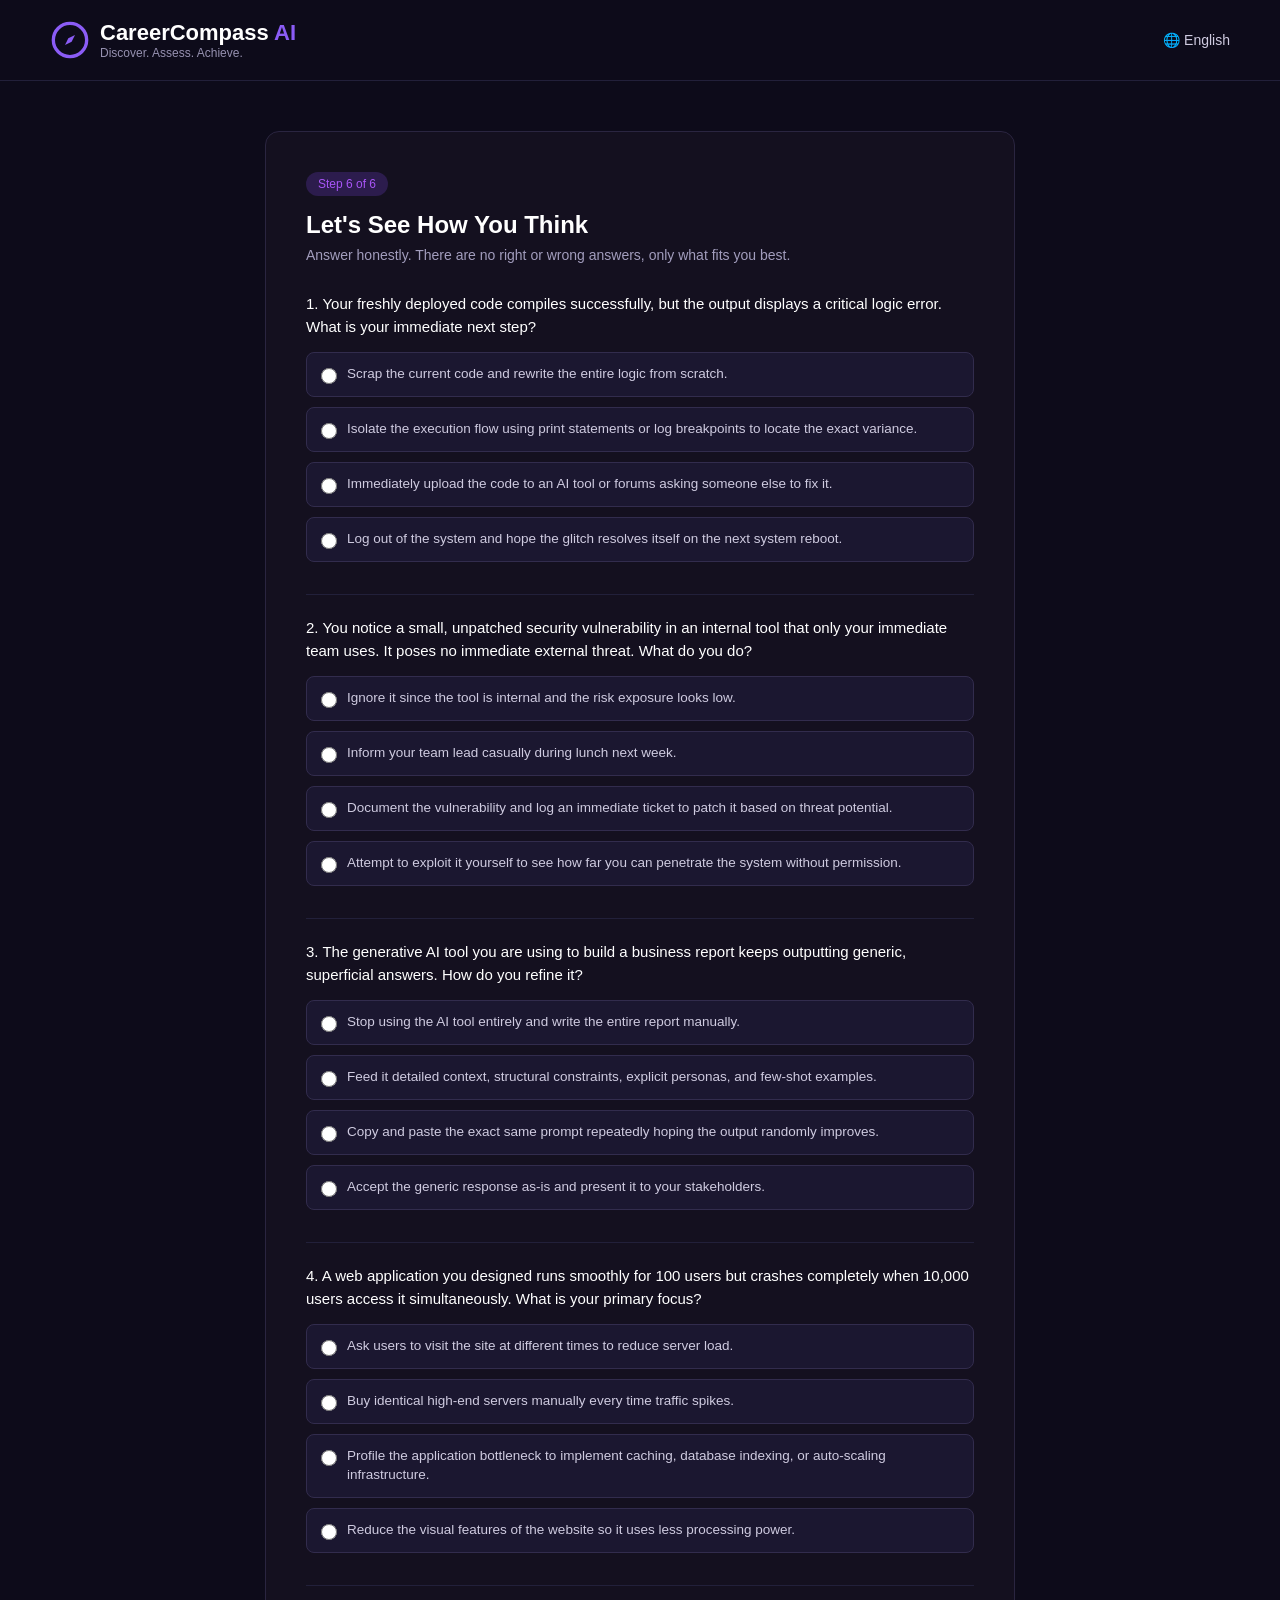
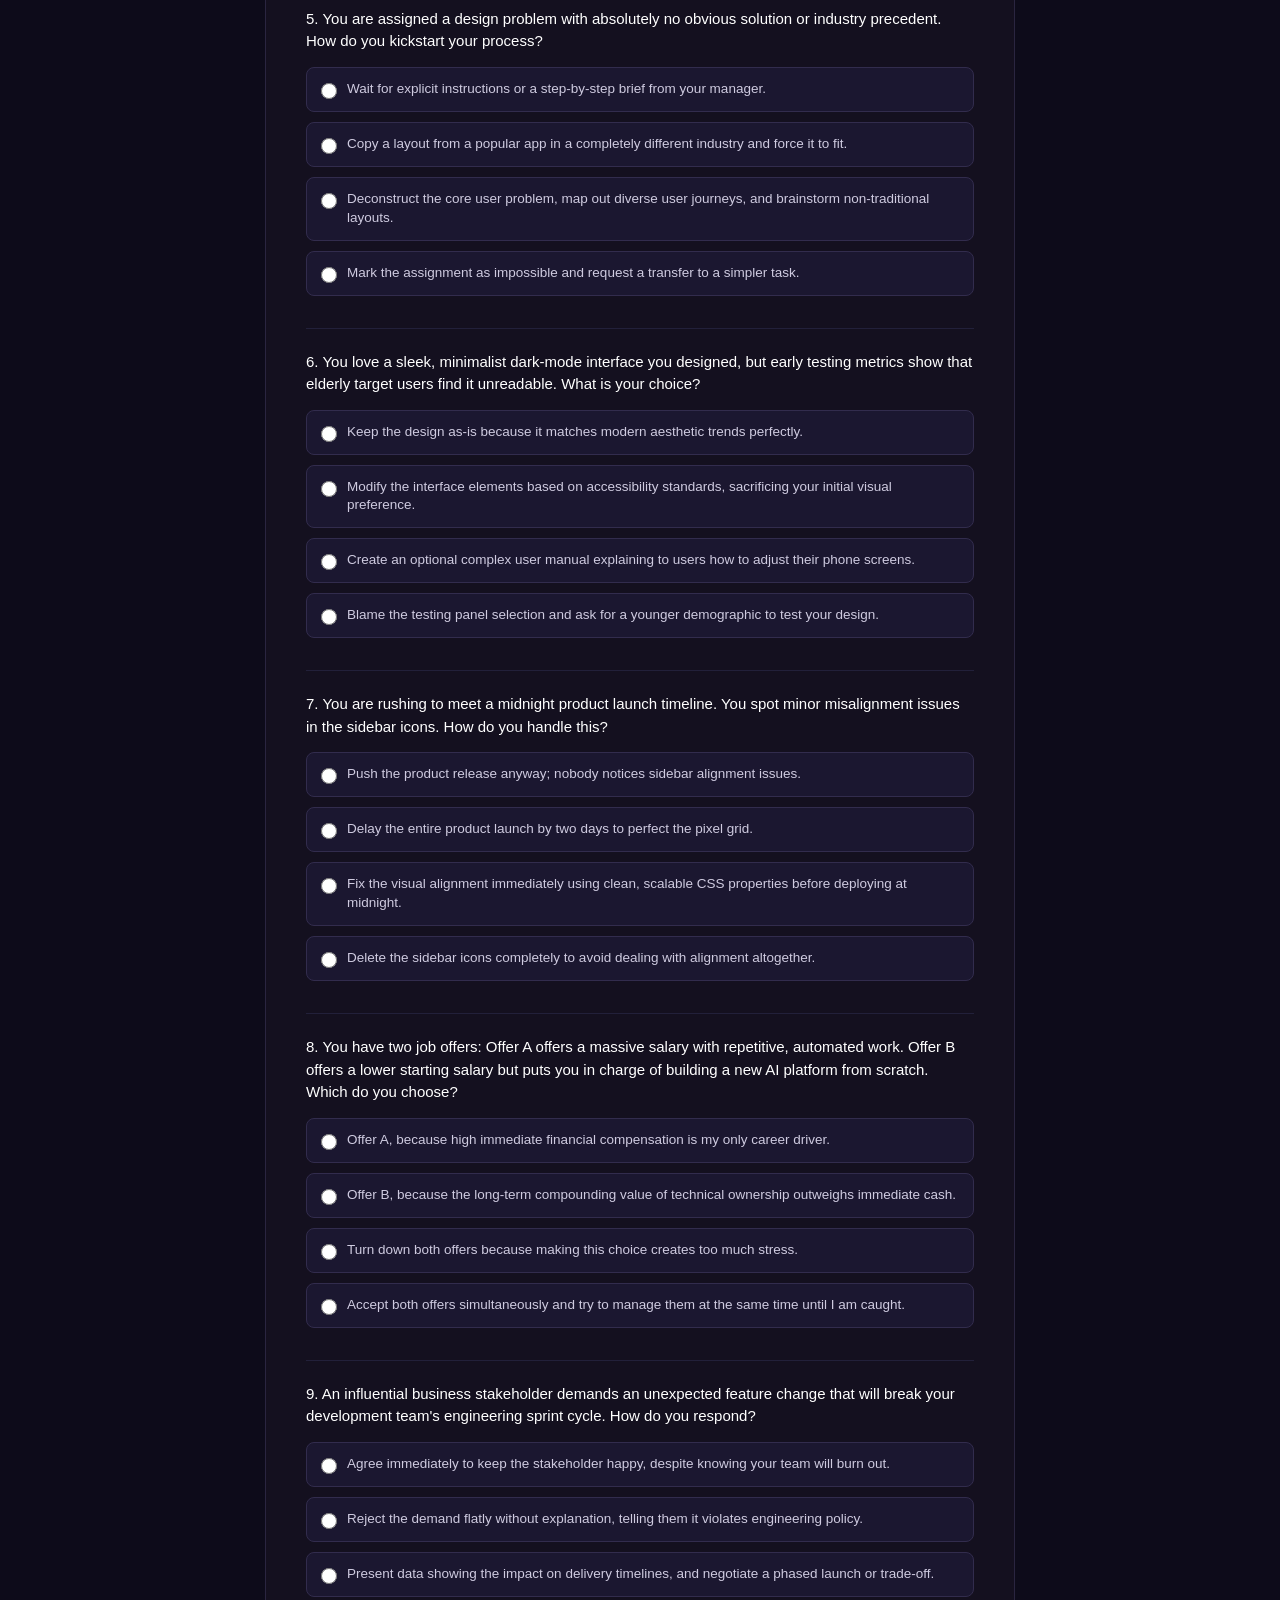
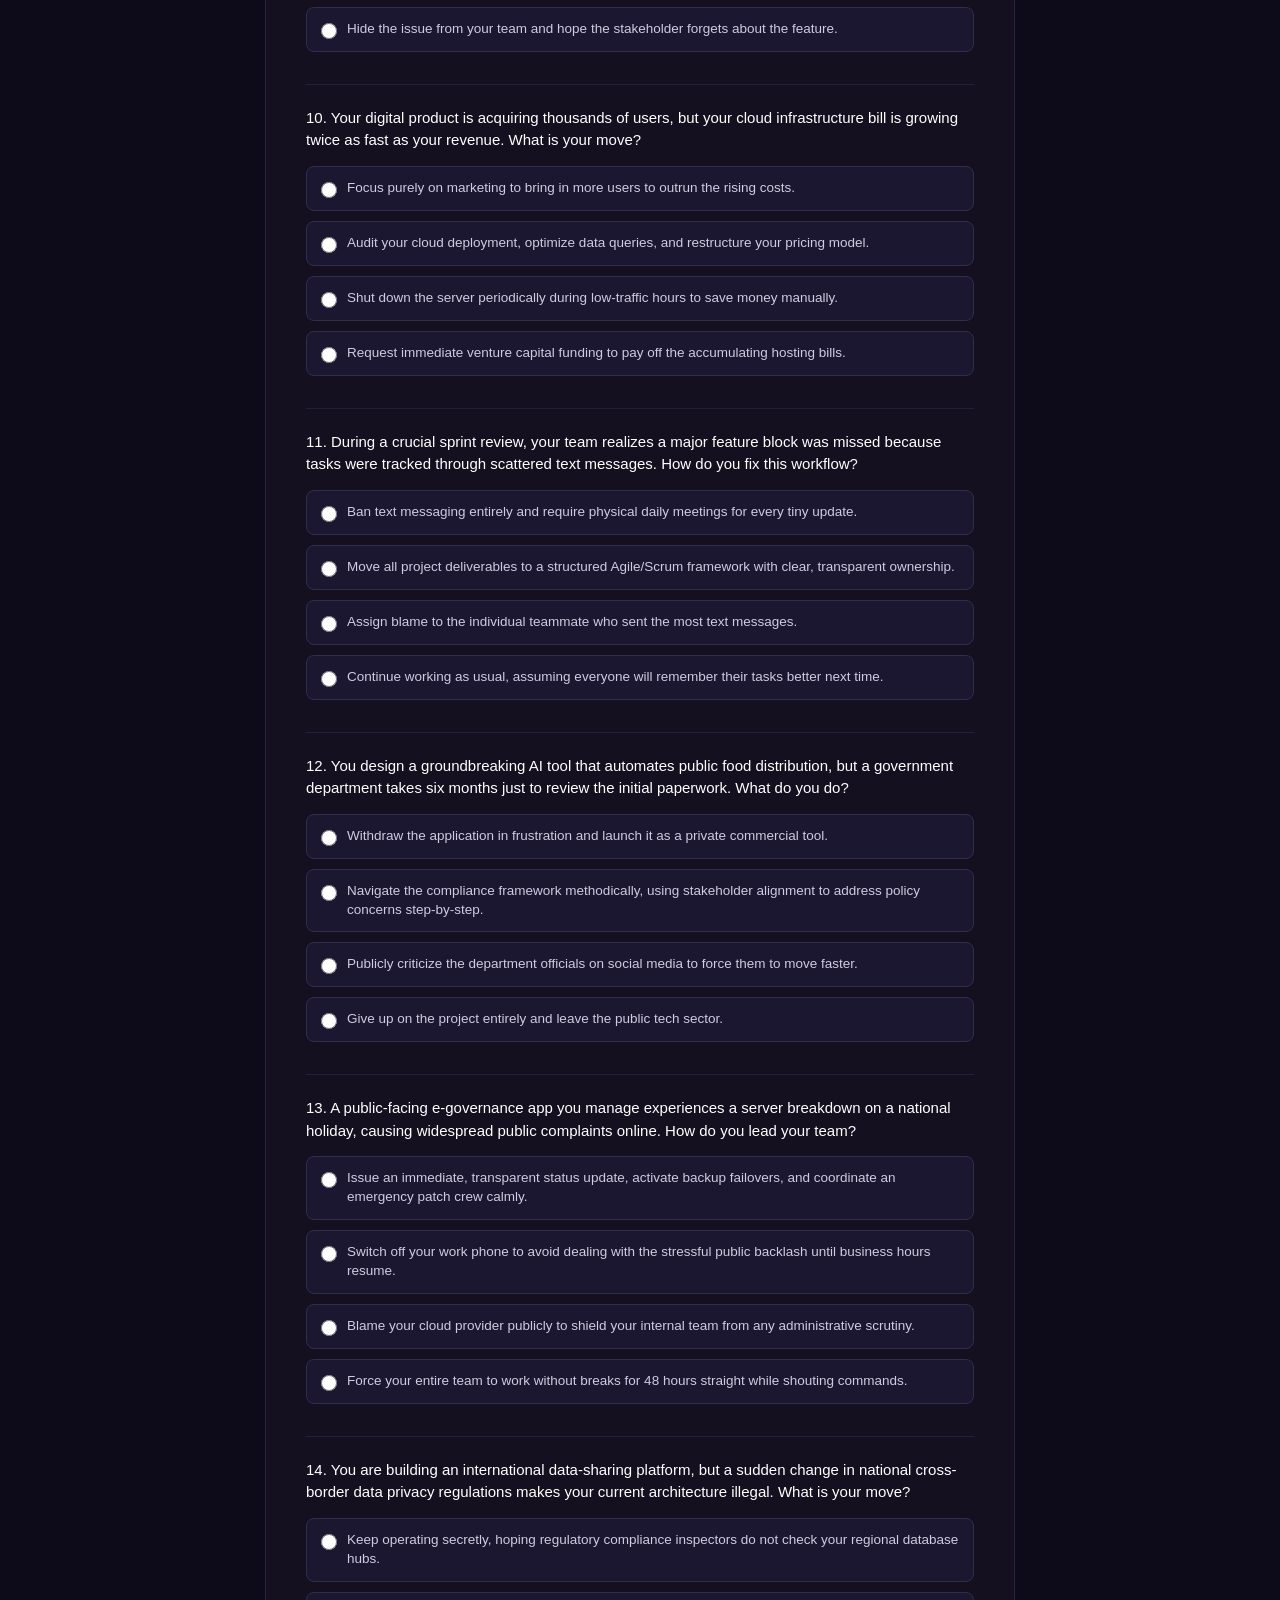
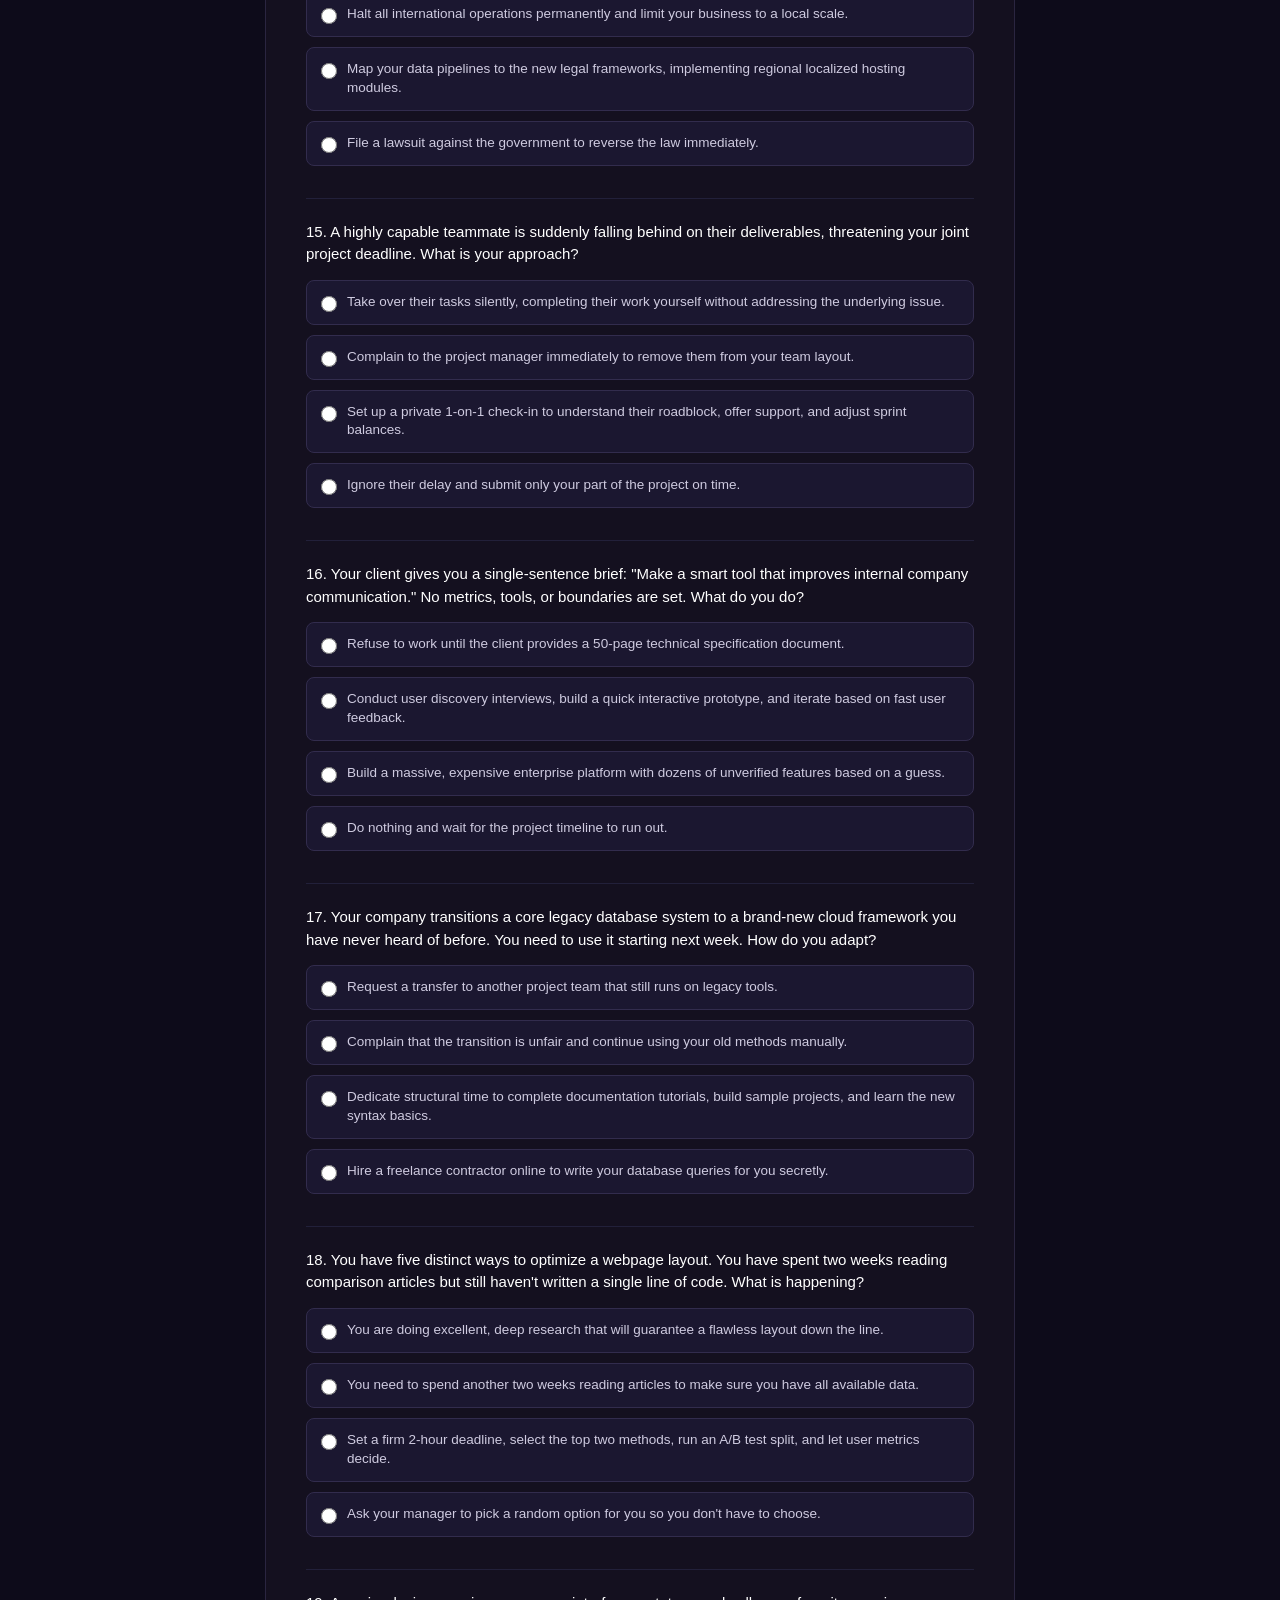
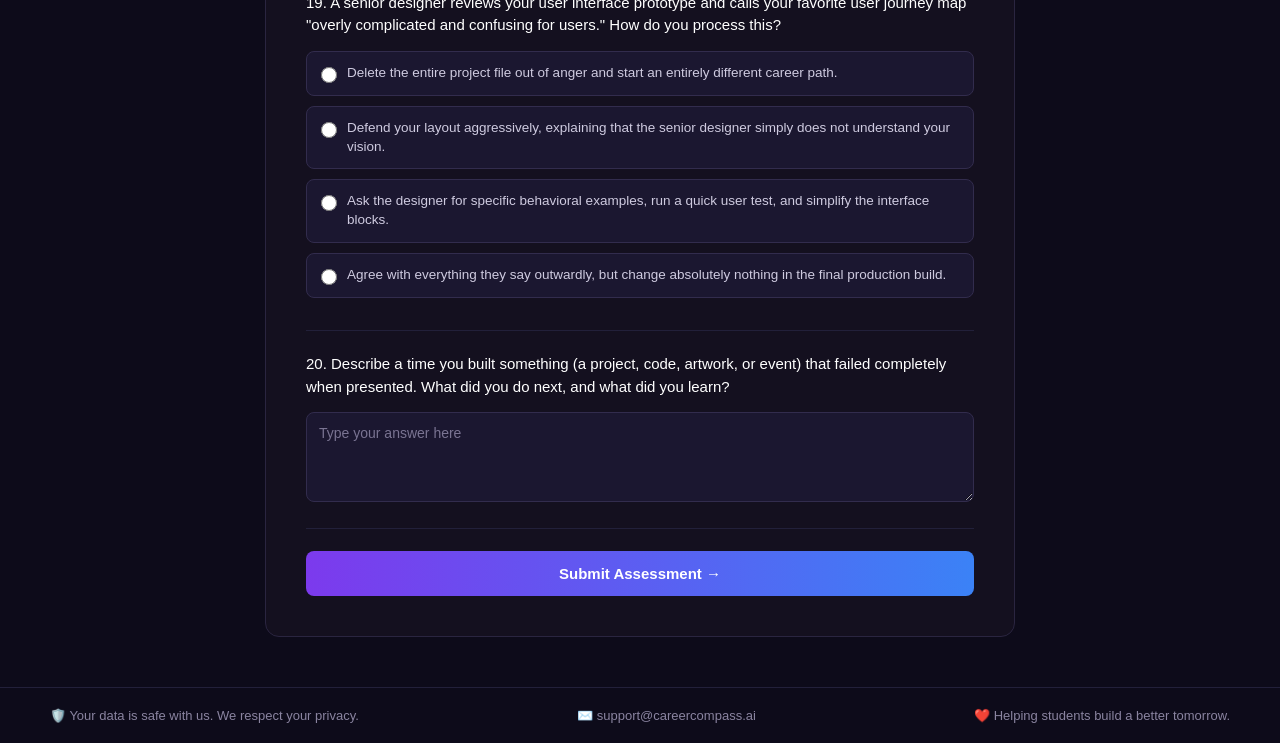
<file: templates/aptitude.html>
<!DOCTYPE html>
<html lang="en">
<head>
<meta charset="UTF-8">
<meta name="viewport" content="width=device-width, initial-scale=1.0">
<title>CareerCompass AI - Scenario Assessment</title>
<style>
    * {
  margin: 0;
  padding: 0;
  box-sizing: border-box;
}

html {
  min-height: 100%;
  background-color: #0d0b1a;
}

body {
  font-family: Arial, Helvetica, sans-serif;
  background-color: #0d0b1a;
  color: #ffffff;
  min-height: 100vh;
}

a {
  text-decoration: none;
  color: inherit;
}

/* NAVBAR */
.navbar {
  display: flex;
  justify-content: space-between;
  align-items: center;
  padding: 20px 50px;
  border-bottom: 1px solid #22203a;
}

.logo-area {
  display: flex;
  align-items: center;
  gap: 10px;
}

.logo-icon {
  width: 40px;
  height: 40px;
}

.logo-text h1 {
  font-size: 22px;
  color: #ffffff;
}

.logo-text h1 span {
  color: #8b5cf6;
}

.logo-text p {
  font-size: 12px;
  color: #9691b0;
}

.lang-select {
  display: flex;
  align-items: center;
  gap: 6px;
  font-size: 14px;
  color: #cfcbe0;
  cursor: pointer;
}

/* PAGE WRAPPER */
.page-wrapper {
  display: flex;
  justify-content: center;
  padding: 50px 20px;
}

/* FORM CARD */
.form-card {
  background-color: #14101f;
  border: 1px solid #2a2540;
  border-radius: 14px;
  padding: 40px;
  width: 100%;
  max-width: 750px;
}

.step-tag {
  display: inline-block;
  background-color: #2c1c4d;
  color: #a855f7;
  font-size: 12px;
  padding: 5px 12px;
  border-radius: 20px;
  margin-bottom: 15px;
}

.form-card h2 {
  font-size: 24px;
  margin-bottom: 8px;
}

.subtitle {
  color: #a29dbd;
  font-size: 14px;
  margin-bottom: 30px;
}

/* QUESTION BLOCK */
.question-block {
  border-bottom: 1px solid #22203a;
  padding-bottom: 22px;
  margin-bottom: 22px;
}

.question-text {
  font-size: 15px;
  color: #ffffff;
  margin-bottom: 14px;
  line-height: 1.5;
}

/* OPTIONS */
.option {
  display: flex;
  align-items: flex-start;
  gap: 10px;
  background-color: #1b1730;
  border: 1px solid #322c4d;
  border-radius: 8px;
  padding: 12px 14px;
  font-size: 13.5px;
  color: #cfcbe0;
  cursor: pointer;
  margin-bottom: 10px;
  line-height: 1.4;
}

.option:hover {
  border-color: #8b5cf6;
}

.option input {
  margin-top: 3px;
  width: 16px;
  height: 16px;
  min-width: 16px;
  accent-color: #8b5cf6;
  cursor: pointer;
}

/* SHORT ANSWER TEXTAREA */
.text-answer {
  width: 100%;
  padding: 12px;
  border-radius: 8px;
  border: 1px solid #322c4d;
  background-color: #1b1730;
  color: #ffffff;
  font-size: 14px;
  font-family: Arial, Helvetica, sans-serif;
  resize: vertical;
}

.text-answer::placeholder {
  color: #7a7492;
}

.text-answer:focus {
  outline: none;
  border-color: #8b5cf6;
}

/* BUTTON */
.next-btn {
  width: 100%;
  padding: 14px;
  border: none;
  border-radius: 8px;
  background-color: #7c3aed;
  background-image: linear-gradient(to right, #7c3aed, #3b82f6);
  color: #ffffff;
  font-size: 15px;
  font-weight: bold;
  cursor: pointer;
}

.next-btn:hover {
  opacity: 0.9;
}

/* FOOTER */
.footer {
  border-top: 1px solid #22203a;
  padding: 20px 50px;
  display: flex;
  flex-wrap: wrap;
  gap: 15px;
  justify-content: space-between;
  color: #8a84a0;
  font-size: 13px;
}

.footer div {
  display: flex;
  align-items: center;
  gap: 6px;
}

@media (max-width: 700px) {
  .navbar, .footer {
    padding-left: 20px;
    padding-right: 20px;
  }

  .form-card {
    padding: 25px;
  }
}
</style>
</head>
<body>

  <!-- NAVBAR -->
  <div class="navbar">
    <div class="logo-area">
      <svg class="logo-icon" width="40" height="40" viewBox="0 0 24 24" fill="none" xmlns="http://www.w3.org/2000/svg">
        <circle cx="12" cy="12" r="10" stroke="#8b5cf6" stroke-width="2"/>
        <path d="M15 9L13 13L9 15L11 11L15 9Z" fill="#8b5cf6"/>
      </svg>
      <div class="logo-text">
        <h1>CareerCompass <span>AI</span></h1>
        <p>Discover. Assess. Achieve.</p>
      </div>
    </div>
    <div class="lang-select">
      🌐 English 
    </div>
  </div>

  <!-- MAIN -->
  <div class="page-wrapper">

    <div class="form-card">

      <div class="step-tag">Step 6 of 6</div>
      <h2>Let's See How You Think</h2>
      <p class="subtitle">Answer honestly. There are no right or wrong answers, only what fits you best.</p>

      <form action="/aptitude" method="POST">

        <!-- Q1 -->
        <div class="question-block">
          <p class="question-text">1. Your freshly deployed code compiles successfully, but the output displays a critical logic error. What is your immediate next step?</p>
          <label class="option"><input type="radio" name="q1" value="A"> Scrap the current code and rewrite the entire logic from scratch.</label>
          <label class="option"><input type="radio" name="q1" value="B"> Isolate the execution flow using print statements or log breakpoints to locate the exact variance.</label>
          <label class="option"><input type="radio" name="q1" value="C"> Immediately upload the code to an AI tool or forums asking someone else to fix it.</label>
          <label class="option"><input type="radio" name="q1" value="D"> Log out of the system and hope the glitch resolves itself on the next system reboot.</label>
        </div>

        <!-- Q2 -->
        <div class="question-block">
          <p class="question-text">2. You notice a small, unpatched security vulnerability in an internal tool that only your immediate team uses. It poses no immediate external threat. What do you do?</p>
          <label class="option"><input type="radio" name="q2" value="A"> Ignore it since the tool is internal and the risk exposure looks low.</label>
          <label class="option"><input type="radio" name="q2" value="B"> Inform your team lead casually during lunch next week.</label>
          <label class="option"><input type="radio" name="q2" value="C"> Document the vulnerability and log an immediate ticket to patch it based on threat potential.</label>
          <label class="option"><input type="radio" name="q2" value="D"> Attempt to exploit it yourself to see how far you can penetrate the system without permission.</label>
        </div>

        <!-- Q3 -->
        <div class="question-block">
          <p class="question-text">3. The generative AI tool you are using to build a business report keeps outputting generic, superficial answers. How do you refine it?</p>
          <label class="option"><input type="radio" name="q3" value="A"> Stop using the AI tool entirely and write the entire report manually.</label>
          <label class="option"><input type="radio" name="q3" value="B"> Feed it detailed context, structural constraints, explicit personas, and few-shot examples.</label>
          <label class="option"><input type="radio" name="q3" value="C"> Copy and paste the exact same prompt repeatedly hoping the output randomly improves.</label>
          <label class="option"><input type="radio" name="q3" value="D"> Accept the generic response as-is and present it to your stakeholders.</label>
        </div>

        <!-- Q4 -->
        <div class="question-block">
          <p class="question-text">4. A web application you designed runs smoothly for 100 users but crashes completely when 10,000 users access it simultaneously. What is your primary focus?</p>
          <label class="option"><input type="radio" name="q4" value="A"> Ask users to visit the site at different times to reduce server load.</label>
          <label class="option"><input type="radio" name="q4" value="B"> Buy identical high-end servers manually every time traffic spikes.</label>
          <label class="option"><input type="radio" name="q4" value="C"> Profile the application bottleneck to implement caching, database indexing, or auto-scaling infrastructure.</label>
          <label class="option"><input type="radio" name="q4" value="D"> Reduce the visual features of the website so it uses less processing power.</label>
        </div>

        <!-- Q5 -->
        <div class="question-block">
          <p class="question-text">5. You are assigned a design problem with absolutely no obvious solution or industry precedent. How do you kickstart your process?</p>
          <label class="option"><input type="radio" name="q5" value="A"> Wait for explicit instructions or a step-by-step brief from your manager.</label>
          <label class="option"><input type="radio" name="q5" value="B"> Copy a layout from a popular app in a completely different industry and force it to fit.</label>
          <label class="option"><input type="radio" name="q5" value="C"> Deconstruct the core user problem, map out diverse user journeys, and brainstorm non-traditional layouts.</label>
          <label class="option"><input type="radio" name="q5" value="D"> Mark the assignment as impossible and request a transfer to a simpler task.</label>
        </div>

        <!-- Q6 -->
        <div class="question-block">
          <p class="question-text">6. You love a sleek, minimalist dark-mode interface you designed, but early testing metrics show that elderly target users find it unreadable. What is your choice?</p>
          <label class="option"><input type="radio" name="q6" value="A"> Keep the design as-is because it matches modern aesthetic trends perfectly.</label>
          <label class="option"><input type="radio" name="q6" value="B"> Modify the interface elements based on accessibility standards, sacrificing your initial visual preference.</label>
          <label class="option"><input type="radio" name="q6" value="C"> Create an optional complex user manual explaining to users how to adjust their phone screens.</label>
          <label class="option"><input type="radio" name="q6" value="D"> Blame the testing panel selection and ask for a younger demographic to test your design.</label>
        </div>

        <!-- Q7 -->
        <div class="question-block">
          <p class="question-text">7. You are rushing to meet a midnight product launch timeline. You spot minor misalignment issues in the sidebar icons. How do you handle this?</p>
          <label class="option"><input type="radio" name="q7" value="A"> Push the product release anyway; nobody notices sidebar alignment issues.</label>
          <label class="option"><input type="radio" name="q7" value="B"> Delay the entire product launch by two days to perfect the pixel grid.</label>
          <label class="option"><input type="radio" name="q7" value="C"> Fix the visual alignment immediately using clean, scalable CSS properties before deploying at midnight.</label>
          <label class="option"><input type="radio" name="q7" value="D"> Delete the sidebar icons completely to avoid dealing with alignment altogether.</label>
        </div>

        <!-- Q8 -->
        <div class="question-block">
          <p class="question-text">8. You have two job offers: Offer A offers a massive salary with repetitive, automated work. Offer B offers a lower starting salary but puts you in charge of building a new AI platform from scratch. Which do you choose?</p>
          <label class="option"><input type="radio" name="q8" value="A"> Offer A, because high immediate financial compensation is my only career driver.</label>
          <label class="option"><input type="radio" name="q8" value="B"> Offer B, because the long-term compounding value of technical ownership outweighs immediate cash.</label>
          <label class="option"><input type="radio" name="q8" value="C"> Turn down both offers because making this choice creates too much stress.</label>
          <label class="option"><input type="radio" name="q8" value="D"> Accept both offers simultaneously and try to manage them at the same time until I am caught.</label>
        </div>

        <!-- Q9 -->
        <div class="question-block">
          <p class="question-text">9. An influential business stakeholder demands an unexpected feature change that will break your development team's engineering sprint cycle. How do you respond?</p>
          <label class="option"><input type="radio" name="q9" value="A"> Agree immediately to keep the stakeholder happy, despite knowing your team will burn out.</label>
          <label class="option"><input type="radio" name="q9" value="B"> Reject the demand flatly without explanation, telling them it violates engineering policy.</label>
          <label class="option"><input type="radio" name="q9" value="C"> Present data showing the impact on delivery timelines, and negotiate a phased launch or trade-off.</label>
          <label class="option"><input type="radio" name="q9" value="D"> Hide the issue from your team and hope the stakeholder forgets about the feature.</label>
        </div>

        <!-- Q10 -->
        <div class="question-block">
          <p class="question-text">10. Your digital product is acquiring thousands of users, but your cloud infrastructure bill is growing twice as fast as your revenue. What is your move?</p>
          <label class="option"><input type="radio" name="q10" value="A"> Focus purely on marketing to bring in more users to outrun the rising costs.</label>
          <label class="option"><input type="radio" name="q10" value="B"> Audit your cloud deployment, optimize data queries, and restructure your pricing model.</label>
          <label class="option"><input type="radio" name="q10" value="C"> Shut down the server periodically during low-traffic hours to save money manually.</label>
          <label class="option"><input type="radio" name="q10" value="D"> Request immediate venture capital funding to pay off the accumulating hosting bills.</label>
        </div>

        <!-- Q11 -->
        <div class="question-block">
          <p class="question-text">11. During a crucial sprint review, your team realizes a major feature block was missed because tasks were tracked through scattered text messages. How do you fix this workflow?</p>
          <label class="option"><input type="radio" name="q11" value="A"> Ban text messaging entirely and require physical daily meetings for every tiny update.</label>
          <label class="option"><input type="radio" name="q11" value="B"> Move all project deliverables to a structured Agile/Scrum framework with clear, transparent ownership.</label>
          <label class="option"><input type="radio" name="q11" value="C"> Assign blame to the individual teammate who sent the most text messages.</label>
          <label class="option"><input type="radio" name="q11" value="D"> Continue working as usual, assuming everyone will remember their tasks better next time.</label>
        </div>

        <!-- Q12 -->
        <div class="question-block">
          <p class="question-text">12. You design a groundbreaking AI tool that automates public food distribution, but a government department takes six months just to review the initial paperwork. What do you do?</p>
          <label class="option"><input type="radio" name="q12" value="A"> Withdraw the application in frustration and launch it as a private commercial tool.</label>
          <label class="option"><input type="radio" name="q12" value="B"> Navigate the compliance framework methodically, using stakeholder alignment to address policy concerns step-by-step.</label>
          <label class="option"><input type="radio" name="q12" value="C"> Publicly criticize the department officials on social media to force them to move faster.</label>
          <label class="option"><input type="radio" name="q12" value="D"> Give up on the project entirely and leave the public tech sector.</label>
        </div>

        <!-- Q13 -->
        <div class="question-block">
          <p class="question-text">13. A public-facing e-governance app you manage experiences a server breakdown on a national holiday, causing widespread public complaints online. How do you lead your team?</p>
          <label class="option"><input type="radio" name="q13" value="A"> Issue an immediate, transparent status update, activate backup failovers, and coordinate an emergency patch crew calmly.</label>
          <label class="option"><input type="radio" name="q13" value="B"> Switch off your work phone to avoid dealing with the stressful public backlash until business hours resume.</label>
          <label class="option"><input type="radio" name="q13" value="C"> Blame your cloud provider publicly to shield your internal team from any administrative scrutiny.</label>
          <label class="option"><input type="radio" name="q13" value="D"> Force your entire team to work without breaks for 48 hours straight while shouting commands.</label>
        </div>

        <!-- Q14 -->
        <div class="question-block">
          <p class="question-text">14. You are building an international data-sharing platform, but a sudden change in national cross-border data privacy regulations makes your current architecture illegal. What is your move?</p>
          <label class="option"><input type="radio" name="q14" value="A"> Keep operating secretly, hoping regulatory compliance inspectors do not check your regional database hubs.</label>
          <label class="option"><input type="radio" name="q14" value="B"> Halt all international operations permanently and limit your business to a local scale.</label>
          <label class="option"><input type="radio" name="q14" value="C"> Map your data pipelines to the new legal frameworks, implementing regional localized hosting modules.</label>
          <label class="option"><input type="radio" name="q14" value="D"> File a lawsuit against the government to reverse the law immediately.</label>
        </div>

        <!-- Q15 -->
        <div class="question-block">
          <p class="question-text">15. A highly capable teammate is suddenly falling behind on their deliverables, threatening your joint project deadline. What is your approach?</p>
          <label class="option"><input type="radio" name="q15" value="A"> Take over their tasks silently, completing their work yourself without addressing the underlying issue.</label>
          <label class="option"><input type="radio" name="q15" value="B"> Complain to the project manager immediately to remove them from your team layout.</label>
          <label class="option"><input type="radio" name="q15" value="C"> Set up a private 1-on-1 check-in to understand their roadblock, offer support, and adjust sprint balances.</label>
          <label class="option"><input type="radio" name="q15" value="D"> Ignore their delay and submit only your part of the project on time.</label>
        </div>

        <!-- Q16 -->
        <div class="question-block">
          <p class="question-text">16. Your client gives you a single-sentence brief: "Make a smart tool that improves internal company communication." No metrics, tools, or boundaries are set. What do you do?</p>
          <label class="option"><input type="radio" name="q16" value="A"> Refuse to work until the client provides a 50-page technical specification document.</label>
          <label class="option"><input type="radio" name="q16" value="B"> Conduct user discovery interviews, build a quick interactive prototype, and iterate based on fast user feedback.</label>
          <label class="option"><input type="radio" name="q16" value="C"> Build a massive, expensive enterprise platform with dozens of unverified features based on a guess.</label>
          <label class="option"><input type="radio" name="q16" value="D"> Do nothing and wait for the project timeline to run out.</label>
        </div>

        <!-- Q17 -->
        <div class="question-block">
          <p class="question-text">17. Your company transitions a core legacy database system to a brand-new cloud framework you have never heard of before. You need to use it starting next week. How do you adapt?</p>
          <label class="option"><input type="radio" name="q17" value="A"> Request a transfer to another project team that still runs on legacy tools.</label>
          <label class="option"><input type="radio" name="q17" value="B"> Complain that the transition is unfair and continue using your old methods manually.</label>
          <label class="option"><input type="radio" name="q17" value="C"> Dedicate structural time to complete documentation tutorials, build sample projects, and learn the new syntax basics.</label>
          <label class="option"><input type="radio" name="q17" value="D"> Hire a freelance contractor online to write your database queries for you secretly.</label>
        </div>

        <!-- Q18 -->
        <div class="question-block">
          <p class="question-text">18. You have five distinct ways to optimize a webpage layout. You have spent two weeks reading comparison articles but still haven't written a single line of code. What is happening?</p>
          <label class="option"><input type="radio" name="q18" value="A"> You are doing excellent, deep research that will guarantee a flawless layout down the line.</label>
          <label class="option"><input type="radio" name="q18" value="B"> You need to spend another two weeks reading articles to make sure you have all available data.</label>
          <label class="option"><input type="radio" name="q18" value="C"> Set a firm 2-hour deadline, select the top two methods, run an A/B test split, and let user metrics decide.</label>
          <label class="option"><input type="radio" name="q18" value="D"> Ask your manager to pick a random option for you so you don't have to choose.</label>
        </div>

        <!-- Q19 -->
        <div class="question-block">
          <p class="question-text">19. A senior designer reviews your user interface prototype and calls your favorite user journey map "overly complicated and confusing for users." How do you process this?</p>
          <label class="option"><input type="radio" name="q19" value="A"> Delete the entire project file out of anger and start an entirely different career path.</label>
          <label class="option"><input type="radio" name="q19" value="B"> Defend your layout aggressively, explaining that the senior designer simply does not understand your vision.</label>
          <label class="option"><input type="radio" name="q19" value="C"> Ask the designer for specific behavioral examples, run a quick user test, and simplify the interface blocks.</label>
          <label class="option"><input type="radio" name="q19" value="D"> Agree with everything they say outwardly, but change absolutely nothing in the final production build.</label>
        </div>

        <!-- Q20 - short answer -->
        <div class="question-block">
          <p class="question-text">20. Describe a time you built something (a project, code, artwork, or event) that failed completely when presented. What did you do next, and what did you learn?</p>
          <textarea class="text-answer" name="q20" rows="4" placeholder="Type your answer here"></textarea>
        </div>

        <button type="submit" class="next-btn">Submit Assessment →</button>

      </form>
    </div>
  </div>

  <!-- FOOTER -->
  <div class="footer">
    <div>🛡️ Your data is safe with us. We respect your privacy.</div>
    <div>✉️ support@careercompass.ai</div>
    <div>❤️ Helping students build a better tomorrow.</div>
  </div>

</body>
</html>
</file>
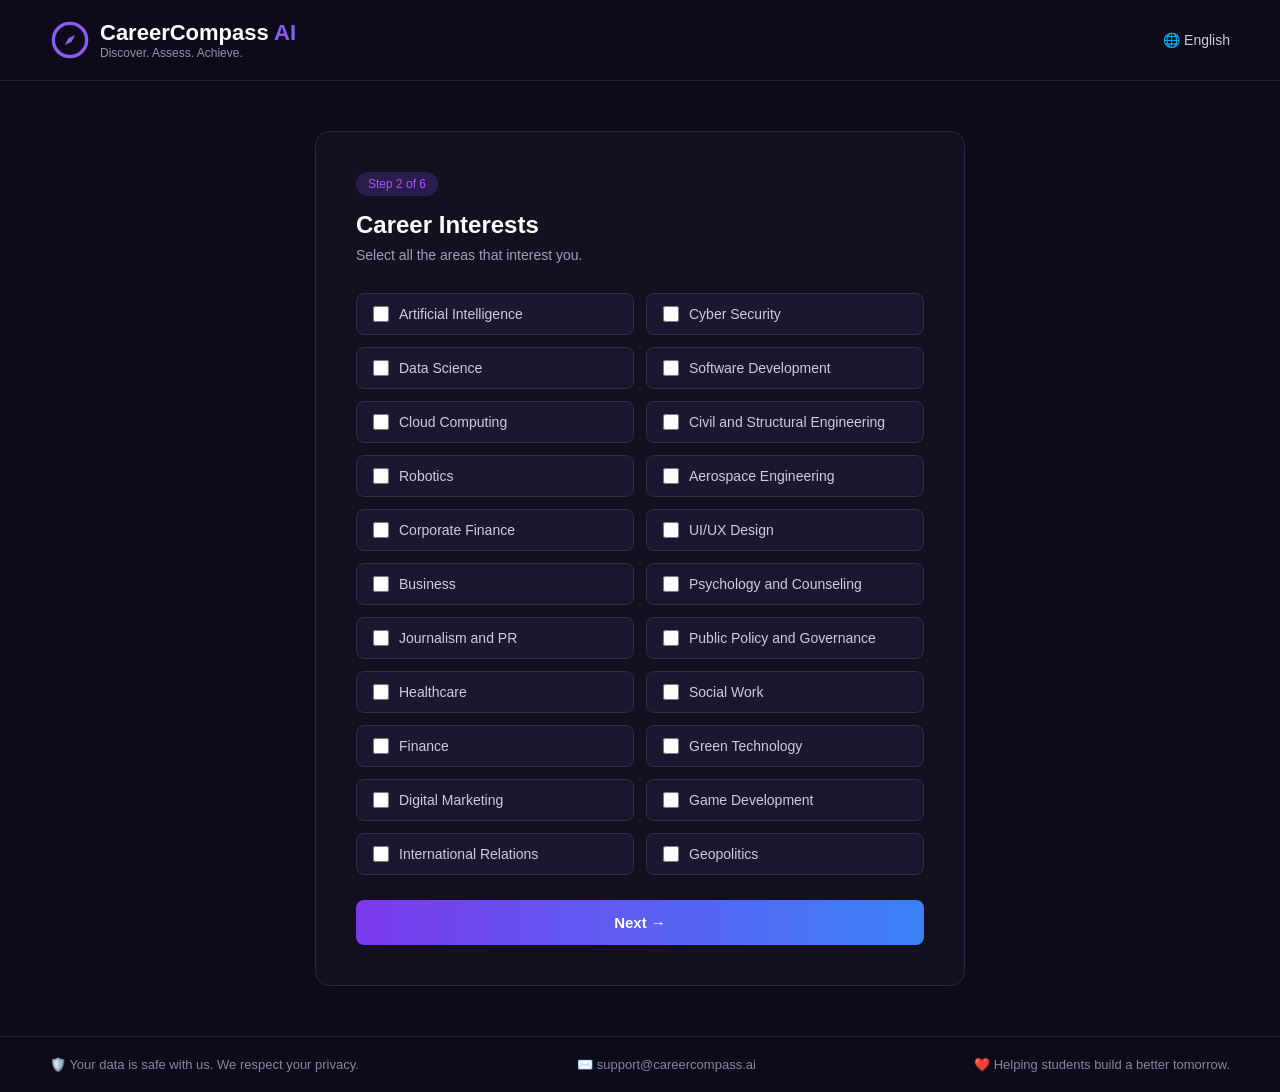
<file: templates/interests.html>
<!DOCTYPE html>
<html lang="en">
<head>
<meta charset="UTF-8">
<meta name="viewport" content="width=device-width, initial-scale=1.0">
<title>CareerCompass AI - Career Interests</title>
<style>
    * {
  margin: 0;
  padding: 0;
  box-sizing: border-box;
}

html {
  min-height: 100%;
  background-color: #0d0b1a;
}

body {
  font-family: Arial, Helvetica, sans-serif;
  background-color: #0d0b1a;
  color: #ffffff;
  min-height: 100vh;
}

a {
  text-decoration: none;
  color: inherit;
}

/* NAVBAR */
.navbar {
  display: flex;
  justify-content: space-between;
  align-items: center;
  padding: 20px 50px;
  border-bottom: 1px solid #22203a;
}

.logo-area {
  display: flex;
  align-items: center;
  gap: 10px;
}

.logo-icon {
  width: 40px;
  height: 40px;
}

.logo-text h1 {
  font-size: 22px;
  color: #ffffff;
}

.logo-text h1 span {
  color: #8b5cf6;
}

.logo-text p {
  font-size: 12px;
  color: #9691b0;
}

.lang-select {
  display: flex;
  align-items: center;
  gap: 6px;
  font-size: 14px;
  color: #cfcbe0;
  cursor: pointer;
}

/* PAGE WRAPPER */
.page-wrapper {
  display: flex;
  justify-content: center;
  padding: 50px 20px;
}

/* FORM CARD */
.form-card {
  background-color: #14101f;
  border: 1px solid #2a2540;
  border-radius: 14px;
  padding: 40px;
  width: 100%;
  max-width: 650px;
}

.step-tag {
  display: inline-block;
  background-color: #2c1c4d;
  color: #a855f7;
  font-size: 12px;
  padding: 5px 12px;
  border-radius: 20px;
  margin-bottom: 15px;
}

.form-card h2 {
  font-size: 24px;
  margin-bottom: 8px;
}

.subtitle {
  color: #a29dbd;
  font-size: 14px;
  margin-bottom: 30px;
}

/* CHECKBOX GRID */
.checkbox-grid {
  display: flex;
  flex-wrap: wrap;
  gap: 12px;
  margin-bottom: 25px;
}

.checkbox-item {
  display: flex;
  align-items: center;
  gap: 10px;
  background-color: #1b1730;
  border: 1px solid #322c4d;
  border-radius: 8px;
  padding: 12px 16px;
  font-size: 14px;
  color: #cfcbe0;
  cursor: pointer;
  flex: 1 1 260px;
}

.checkbox-item:hover {
  border-color: #8b5cf6;
}

.checkbox-item input {
  width: 16px;
  height: 16px;
  accent-color: #8b5cf6;
  cursor: pointer;
}

/* BUTTON */
.next-btn {
  width: 100%;
  padding: 14px;
  border: none;
  border-radius: 8px;
  background-color: #7c3aed;
  background-image: linear-gradient(to right, #7c3aed, #3b82f6);
  color: #ffffff;
  font-size: 15px;
  font-weight: bold;
  cursor: pointer;
}

.next-btn:hover {
  opacity: 0.9;
}

/* FOOTER */
.footer {
  border-top: 1px solid #22203a;
  padding: 20px 50px;
  display: flex;
  flex-wrap: wrap;
  gap: 15px;
  justify-content: space-between;
  color: #8a84a0;
  font-size: 13px;
}

.footer div {
  display: flex;
  align-items: center;
  gap: 6px;
}

@media (max-width: 700px) {
  .navbar, .footer {
    padding-left: 20px;
    padding-right: 20px;
  }

  .form-card {
    padding: 25px;
  }
}
</style>
</head>
<body>

  <!-- NAVBAR -->
  <div class="navbar">
    <div class="logo-area">
      <svg class="logo-icon" width="40" height="40" viewBox="0 0 24 24" fill="none" xmlns="http://www.w3.org/2000/svg">
        <circle cx="12" cy="12" r="10" stroke="#8b5cf6" stroke-width="2"/>
        <path d="M15 9L13 13L9 15L11 11L15 9Z" fill="#8b5cf6"/>
      </svg>
      <div class="logo-text">
        <h1>CareerCompass <span>AI</span></h1>
        <p>Discover. Assess. Achieve.</p>
      </div>
    </div>
    <div class="lang-select">
      🌐 English
    </div>
  </div>

  <!-- MAIN-->
  <div class="page-wrapper">

    <div class="form-card">

      <div class="step-tag">Step 2 of 6</div>
      <h2>Career Interests</h2>
      <p class="subtitle">Select all the areas that interest you.</p>

      <form aaction="/interests" method="POST">

        <div class="checkbox-grid">
          <label class="checkbox-item">
            <input type="checkbox" name="interests" value="Artificial Intelligence">
            <span>Artificial Intelligence</span>
          </label>

          <label class="checkbox-item">
            <input type="checkbox" name="interests" value="Cyber Security">
            <span>Cyber Security</span>
          </label>

          <label class="checkbox-item">
            <input type="checkbox" name="interests" value="Data Science">
            <span>Data Science</span>
          </label>

          <label class="checkbox-item">
            <input type="checkbox" name="interests" value="Software Development">
            <span>Software Development</span>
          </label>

          <label class="checkbox-item">
            <input type="checkbox" name="interests" value="Cloud Computing">
            <span>Cloud Computing</span>
          </label>

           <label class="checkbox-item">
            <input type="checkbox" name="interests" value="Civil and Structural Engineering">
            <span>Civil and Structural Engineering</span>
          </label>

          <label class="checkbox-item">
            <input type="checkbox" name="interests" value="Robotics">
            <span>Robotics</span>
          </label>

           <label class="checkbox-item">
            <input type="checkbox" name="interests" value="Aerospace Engineering">
            <span>Aerospace Engineering</span>
          </label>

           <label class="checkbox-item">
            <input type="checkbox" name="interests" value="Corporate Finance">
            <span>Corporate Finance</span>
          </label>

          <label class="checkbox-item">
            <input type="checkbox" name="interests" value="UI/UX Design">
            <span>UI/UX Design</span>
          </label>

          <label class="checkbox-item">
            <input type="checkbox" name="interests" value="Business">
            <span>Business</span>
          </label>

           <label class="checkbox-item">
            <input type="checkbox" name="interests" value="Psychology and Counseling">
            <span>Psychology and Counseling</span>
          </label>

           <label class="checkbox-item">
            <input type="checkbox" name="interests" value="Journalism and PR">
            <span>Journalism and PR</span>
          </label>

          <label class="checkbox-item">
            <input type="checkbox" name="interests" value="Public Policy and Governance">
            <span>Public Policy and Governance</span>
          </label>

          <label class="checkbox-item">
            <input type="checkbox" name="interests" value="Healthcare">
            <span>Healthcare</span>
          </label>

           <label class="checkbox-item">
            <input type="checkbox" name="interests" value="Social Work">
            <span>Social Work</span>
          </label>

          <label class="checkbox-item">
            <input type="checkbox" name="interests" value="Finance">
            <span>Finance</span>
          </label>

          <label class="checkbox-item">
            <input type="checkbox" name="interests" value="Green Technology">
            <span>Green Technology</span>
          </label>

          <label class="checkbox-item">
            <input type="checkbox" name="interests" value="Digital Marketing">
            <span>Digital Marketing</span>
          </label>

          <label class="checkbox-item">
            <input type="checkbox" name="interests" value="Game Development">
            <span>Game Development</span>
          </label>

          <label class="checkbox-item">
            <input type="checkbox" name="interests" value="International Relations">
            <span>International Relations</span>
          </label>

          <label class="checkbox-item">
            <input type="checkbox" name="interests" value="Geopolitics">
            <span>Geopolitics</span>
          </label>
        </div>

        <button type="submit" class="next-btn">Next →</button>

      </form>

    </div>

  </div>

  <!-- FOOTER -->
  <div class="footer">
    <div>🛡️ Your data is safe with us. We respect your privacy.</div>
    <div>✉️ support@careercompass.ai</div>
    <div>❤️ Helping students build a better tomorrow.</div>
  </div>

</body>
</html>
</file>
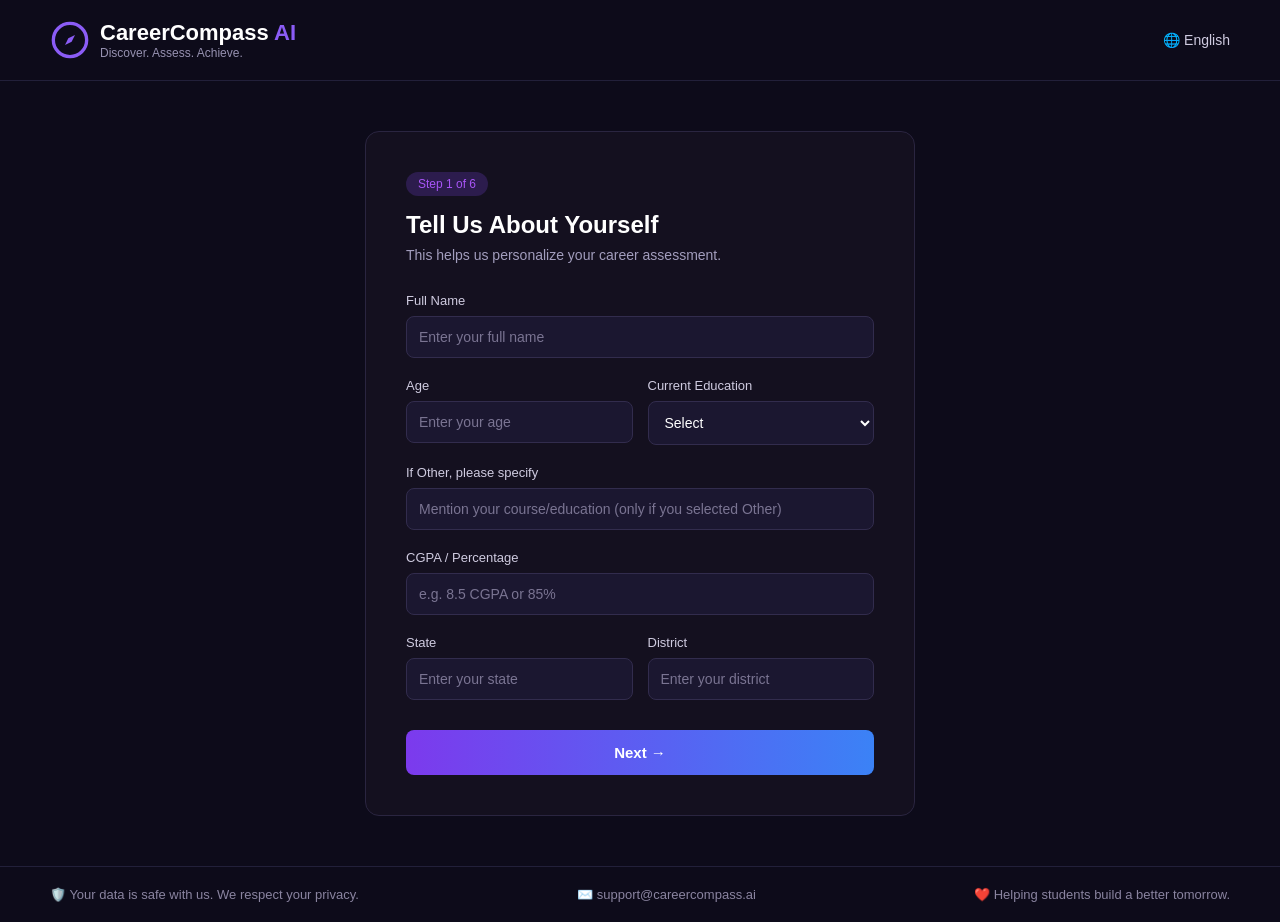
<file: templates/personal.html>
<!DOCTYPE html>
<html lang="en">
<head>
<meta charset="UTF-8">
<meta name="viewport" content="width=device-width, initial-scale=1.0">
<title>CareerCompass AI - Your Details</title>
<style>
  * {
    margin: 0;
    padding: 0;
    box-sizing: border-box;
  }

  body {
    font-family: Arial, Helvetica, sans-serif;
    background-color: #0d0b1a;
    color: #ffffff;
  }

  a {
    text-decoration: none;
    color: inherit;
  }

  /* NAVBAR */
  .navbar {
    display: flex;
    justify-content: space-between;
    align-items: center;
    padding: 20px 50px;
    border-bottom: 1px solid #22203a;
  }

  .logo-area {
    display: flex;
    align-items: center;
    gap: 10px;
  }

  .logo-icon {
    width: 40px;
    height: 40px;
  }

  .logo-text h1 {
    font-size: 22px;
    color: #ffffff;
  }

  .logo-text h1 span {
    color: #8b5cf6;
  }

  .logo-text p {
    font-size: 12px;
    color: #9691b0;
  }

  .lang-select {
    display: flex;
    align-items: center;
    gap: 6px;
    font-size: 14px;
    color: #cfcbe0;
    cursor: pointer;
  }
  .page-wrapper {
  display: flex;
  justify-content: center;
  padding: 50px 20px;
}
 
/* FORM CARD */
.form-card {
  background-color: #14101f;
  border: 1px solid #2a2540;
  border-radius: 14px;
  padding: 40px;
  width: 100%;
  max-width: 550px;
}
 
.step-tag {
  display: inline-block;
  background-color: #2c1c4d;
  color: #a855f7;
  font-size: 12px;
  padding: 5px 12px;
  border-radius: 20px;
  margin-bottom: 15px;
}
 
.form-card h2 {
  font-size: 24px;
  margin-bottom: 8px;
}
 
.subtitle {
  color: #a29dbd;
  font-size: 14px;
  margin-bottom: 30px;
}
 
/* FORM ELEMENTS */
.form-group {
  margin-bottom: 20px;
}
 
.form-group label {
  display: block;
  font-size: 13px;
  color: #cfcbe0;
  margin-bottom: 8px;
}
 
.form-group input,
.form-group select {
  width: 100%;
  padding: 12px;
  border-radius: 8px;
  border: 1px solid #322c4d;
  background-color: #1b1730;
  color: #ffffff;
  font-size: 14px;
}
 
.form-group input::placeholder {
  color: #7a7492;
}
 
.form-group input:focus,
.form-group select:focus {
  outline: none;
  border-color: #8b5cf6;
}
 
.form-group select {
  cursor: pointer;
}
 
.row {
  display: flex;
  flex-wrap: wrap;
  gap: 15px;
}
 
.row .half {
  flex: 1 1 200px;
}
 
/* BUTTON */
.next-btn {
  width: 100%;
  padding: 14px;
  border: none;
  border-radius: 8px;
  background-color: #7c3aed;
  background-image: linear-gradient(to right, #7c3aed, #3b82f6);
  color: #ffffff;
  font-size: 15px;
  font-weight: bold;
  cursor: pointer;
  margin-top: 10px;
}
 
.next-btn:hover {
  opacity: 0.9;
}
 
/* FOOTER */
.footer {
  border-top: 1px solid #22203a;
  padding: 20px 50px;
  display: flex;
  flex-wrap: wrap;
  gap: 15px;
  justify-content: space-between;
  color: #8a84a0;
  font-size: 13px;
}
 
.footer div {
  display: flex;
  align-items: center;
  gap: 6px;
}
 
@media (max-width: 700px) {
  .navbar, .footer {
    padding-left: 20px;
    padding-right: 20px;
  }
 
  .form-card {
    padding: 25px;
  }}
  </style>
</head>
<body>

  <!-- NAVBAR -->
   <div class="navbar">
    <div class="logo-area">
      <svg class="logo-icon" viewBox="0 0 24 24" fill="none" xmlns="http://www.w3.org/2000/svg">
        <circle cx="12" cy="12" r="10" stroke="#8b5cf6" stroke-width="2"/>
        <path d="M15 9L13 13L9 15L11 11L15 9Z" fill="#8b5cf6"/>
      </svg>
      <div class="logo-text">
        <h1>CareerCompass <span>AI</span></h1>
        <p>Discover. Assess. Achieve.</p>
      </div>
    </div>
    <div class="lang-select">
      🌐 English 
    </div>
  </div>

  <!-- MAIN-->
  <div class="page-wrapper">

    <div class="form-card">

      <div class="step-tag">Step 1 of 6</div>
      <h2>Tell Us About Yourself</h2>
      <p class="subtitle">This helps us personalize your career assessment.</p>

      <form id="detailsForm" action="/personal" method="POST">

        <div class="form-group">
          <label for="fullname">Full Name</label>
          <input type="text" id="fullname" name="fullname" placeholder="Enter your full name" required>
        </div>

        <div class="row">
          <div class="form-group half">
            <label for="age">Age</label>
            <input type="number" id="age" name="age"placeholder="Enter your age" min="10" max="100" required>
          </div>

          <div class="form-group half">
            <label for="education">Current Education</label>
            <select id="education" name="education" required>
              <option value="" disabled selected>Select</option>
              <option value="10th">10th</option>
              <option value="12th">12th</option>
              <option value="BE/BTech">BE / BTech</option>
              <option value="BSc">BSc</option>
              <option value="BCA">BCA</option>
              <option value="Other">Other</option>
            </select>
          </div>
        </div>

        <div class="form-group">
          <label for="otherEdu">If Other, please specify</label>
          <input type="text" id="otherEdu" name="otherEdu" placeholder="Mention your course/education (only if you selected Other)">
        </div>

        <div class="form-group">
          <label for="cgpa">CGPA / Percentage</label>
          <input type="text" id="cgpa" name="cgpa" placeholder="e.g. 8.5 CGPA or 85%" required>
        </div>

        <div class="row">
          <div class="form-group half">
            <label for="state">State</label>
            <input type="text" id="state" name="state" placeholder="Enter your state" required>
          </div>

          <div class="form-group half">
            <label for="district">District</label>
            <input type="text" id="district" name="district" placeholder="Enter your district" required>
          </div>
        </div>

    <button type="submit" class="next-btn">
        Next →
    </button>

      </form>

    </div>

  </div>

  <!-- FOOTER -->
  <div class="footer">
    <div>🛡️ Your data is safe with us. We respect your privacy.</div>
    <div>✉️ support@careercompass.ai</div>
    <div>❤️ Helping students build a better tomorrow.</div>
  </div>


</body>
</html>
</file>
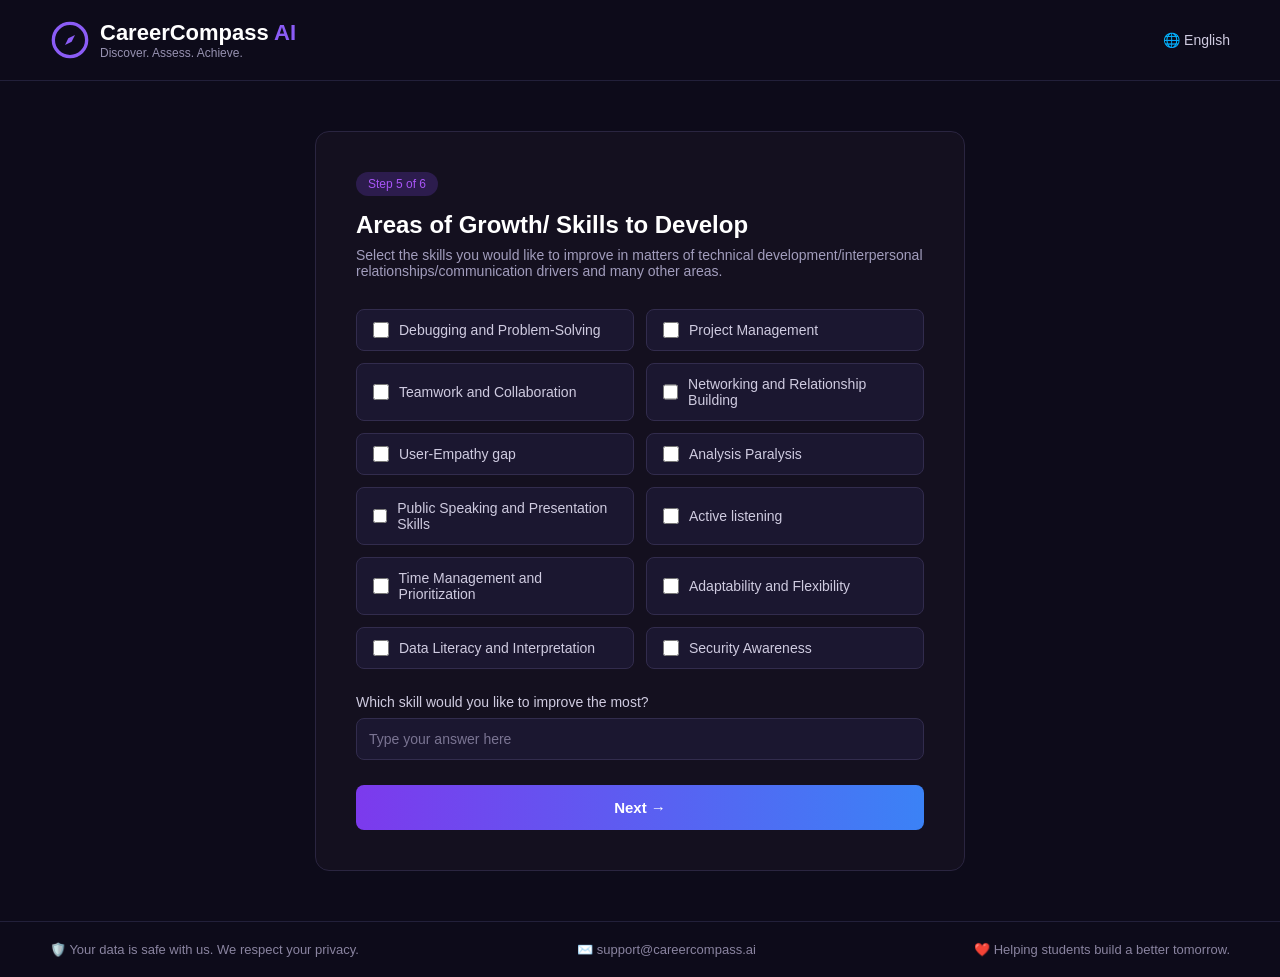
<file: templates/skills_to_develop.html>
<!DOCTYPE html>
<html lang="en">
<head>
<meta charset="UTF-8">
<meta name="viewport" content="width=device-width, initial-scale=1.0">
<title>CareerCompass AI - Technical Skills</title>
<style>
    * {
  margin: 0;
  padding: 0;
  box-sizing: border-box;
}

html {
  min-height: 100%;
  background-color: #0d0b1a;
}

body {
  font-family: Arial, Helvetica, sans-serif;
  background-color: #0d0b1a;
  color: #ffffff;
  min-height: 100vh;
}

a {
  text-decoration: none;
  color: inherit;
}

/* NAVBAR */
.navbar {
  display: flex;
  justify-content: space-between;
  align-items: center;
  padding: 20px 50px;
  border-bottom: 1px solid #22203a;
}

.logo-area {
  display: flex;
  align-items: center;
  gap: 10px;
}

.logo-icon {
  width: 40px;
  height: 40px;
}

.logo-text h1 {
  font-size: 22px;
  color: #ffffff;
}

.logo-text h1 span {
  color: #8b5cf6;
}

.logo-text p {
  font-size: 12px;
  color: #9691b0;
}

.lang-select {
  display: flex;
  align-items: center;
  gap: 6px;
  font-size: 14px;
  color: #cfcbe0;
  cursor: pointer;
}

/* PAGE WRAPPER */
.page-wrapper {
  display: flex;
  justify-content: center;
  padding: 50px 20px;
}

/* FORM CARD */
.form-card {
  background-color: #14101f;
  border: 1px solid #2a2540;
  border-radius: 14px;
  padding: 40px;
  width: 100%;
  max-width: 650px;
}

.step-tag {
  display: inline-block;
  background-color: #2c1c4d;
  color: #a855f7;
  font-size: 12px;
  padding: 5px 12px;
  border-radius: 20px;
  margin-bottom: 15px;
}

.form-card h2 {
  font-size: 24px;
  margin-bottom: 8px;
}

.subtitle {
  color: #a29dbd;
  font-size: 14px;
  margin-bottom: 30px;
}

/* CHECKBOX GRID */
.checkbox-grid {
  display: flex;
  flex-wrap: wrap;
  gap: 12px;
  margin-bottom: 25px;
}

.checkbox-item {
  display: flex;
  align-items: center;
  gap: 10px;
  background-color: #1b1730;
  border: 1px solid #322c4d;
  border-radius: 8px;
  padding: 12px 16px;
  font-size: 14px;
  color: #cfcbe0;
  cursor: pointer;
  flex: 1 1 260px;
}

.checkbox-item:hover {
  border-color: #8b5cf6;
}

.checkbox-item input {
  width: 16px;
  height: 16px;
  accent-color: #8b5cf6;
  cursor: pointer;
}

/* OPEN QUESTION */
.form-group {
  margin-bottom: 25px;
}

.form-group label {
  display: block;
  font-size: 14px;
  color: #cfcbe0;
  margin-bottom: 8px;
}

.form-group input {
  width: 100%;
  padding: 12px;
  border-radius: 8px;
  border: 1px solid #322c4d;
  background-color: #1b1730;
  color: #ffffff;
  font-size: 14px;
}

.form-group input::placeholder {
  color: #7a7492;
}

.form-group input:focus {
  outline: none;
  border-color: #8b5cf6;
}

/* BUTTON */
.next-btn {
  width: 100%;
  padding: 14px;
  border: none;
  border-radius: 8px;
  background-color: #7c3aed;
  background-image: linear-gradient(to right, #7c3aed, #3b82f6);
  color: #ffffff;
  font-size: 15px;
  font-weight: bold;
  cursor: pointer;
}

.next-btn:hover {
  opacity: 0.9;
}

/* FOOTER */
.footer {
  border-top: 1px solid #22203a;
  padding: 20px 50px;
  display: flex;
  flex-wrap: wrap;
  gap: 15px;
  justify-content: space-between;
  color: #8a84a0;
  font-size: 13px;
}

.footer div {
  display: flex;
  align-items: center;
  gap: 6px;
}

@media (max-width: 700px) {
  .navbar, .footer {
    padding-left: 20px;
    padding-right: 20px;
  }

  .form-card {
    padding: 25px;
  }
}
</style>
</head>
<body>

  <!-- NAVBAR -->
  <div class="navbar">
    <div class="logo-area">
      <svg class="logo-icon" width="40" height="40" viewBox="0 0 24 24" fill="none" xmlns="http://www.w3.org/2000/svg">
        <circle cx="12" cy="12" r="10" stroke="#8b5cf6" stroke-width="2"/>
        <path d="M15 9L13 13L9 15L11 11L15 9Z" fill="#8b5cf6"/>
      </svg>
      <div class="logo-text">
        <h1>CareerCompass <span>AI</span></h1>
        <p>Discover. Assess. Achieve.</p>
      </div>
    </div>
    <div class="lang-select">
      🌐 English
    </div>
  </div>

  <!-- MAIN -->
  <div class="page-wrapper">
    <div class="form-card">

      <div class="step-tag">Step 5 of 6</div>
      <h2>Areas of Growth/ Skills to Develop </h2>
      <p class="subtitle">Select the skills you would like to improve in matters of technical development/interpersonal relationships/communication drivers and many other areas.</p>

      <form action="/skills_to_develop" method="POST">

        <div class="checkbox-grid">
          <label class="checkbox-item">
            <input type="checkbox" name="skills_to_develop" value="Debugging and Problem-Solving">
            Debugging and Problem-Solving
          </label>

          <label class="checkbox-item">
            <input type="checkbox" name="skills_to_develop" value="Project Management">
            Project Management
          </label>

          <label class="checkbox-item">
            <input type="checkbox" name="skills_to_develop" value="Teamwork and Collaboration">
            Teamwork and Collaboration
          </label>

          <label class="checkbox-item">
            <input type="checkbox" name="skills_to_develop" value="Networking and Relationship Building">
            Networking and Relationship Building
          </label>

          <label class="checkbox-item">
            <input type="checkbox" name="skills_to_develop" value="User-Empathy gap">
            User-Empathy gap
          </label>

          <label class="checkbox-item">
            <input type="checkbox" name="skills_to_develop" value="Analysis Paralysis">
            Analysis Paralysis
          </label>

          <label class="checkbox-item">
            <input type="checkbox" name="skills_to_develop" value="Public Speaking and Presentation Skills">
            Public Speaking and Presentation Skills
          </label>

          <label class="checkbox-item">
            <input type="checkbox" name="skills_to_develop" value="Active listening">
            Active listening
          </label>

          <label class="checkbox-item">
            <input type="checkbox" name="skills_to_develop" value="Time Management and Prioritization">
            Time Management and Prioritization
          </label>

          <label class="checkbox-item">
            <input type="checkbox" name="skills_to_develop" value="Adaptability and Flexibility">
            Adaptability and Flexibility
          </label>

          <label class="checkbox-item">
            <input type="checkbox" name="skills_to_develop" value="Data Literacy and Interpretation">
            Data Literacy and Interpretation
          </label>

          <label class="checkbox-item">
            <input type="checkbox" name="skills_to_develop" value="Security Awareness">
            Security Awareness
          </label>
        </div>

        <div class="form-group">
          <label for="improveSkill">Which skill would you like to improve the most?</label>
          <input type="text" id="improveSkill" name="improveSkill" placeholder="Type your answer here">
        </div>

        <button type="submit" class="next-btn">Next →</button>

      </form>

    </div>

  </div>

  <!-- FOOTER -->
  <div class="footer">
    <div>🛡️ Your data is safe with us. We respect your privacy.</div>
    <div>✉️ support@careercompass.ai</div>
    <div>❤️ Helping students build a better tomorrow.</div>
  </div>

</body>
</html>
</file>
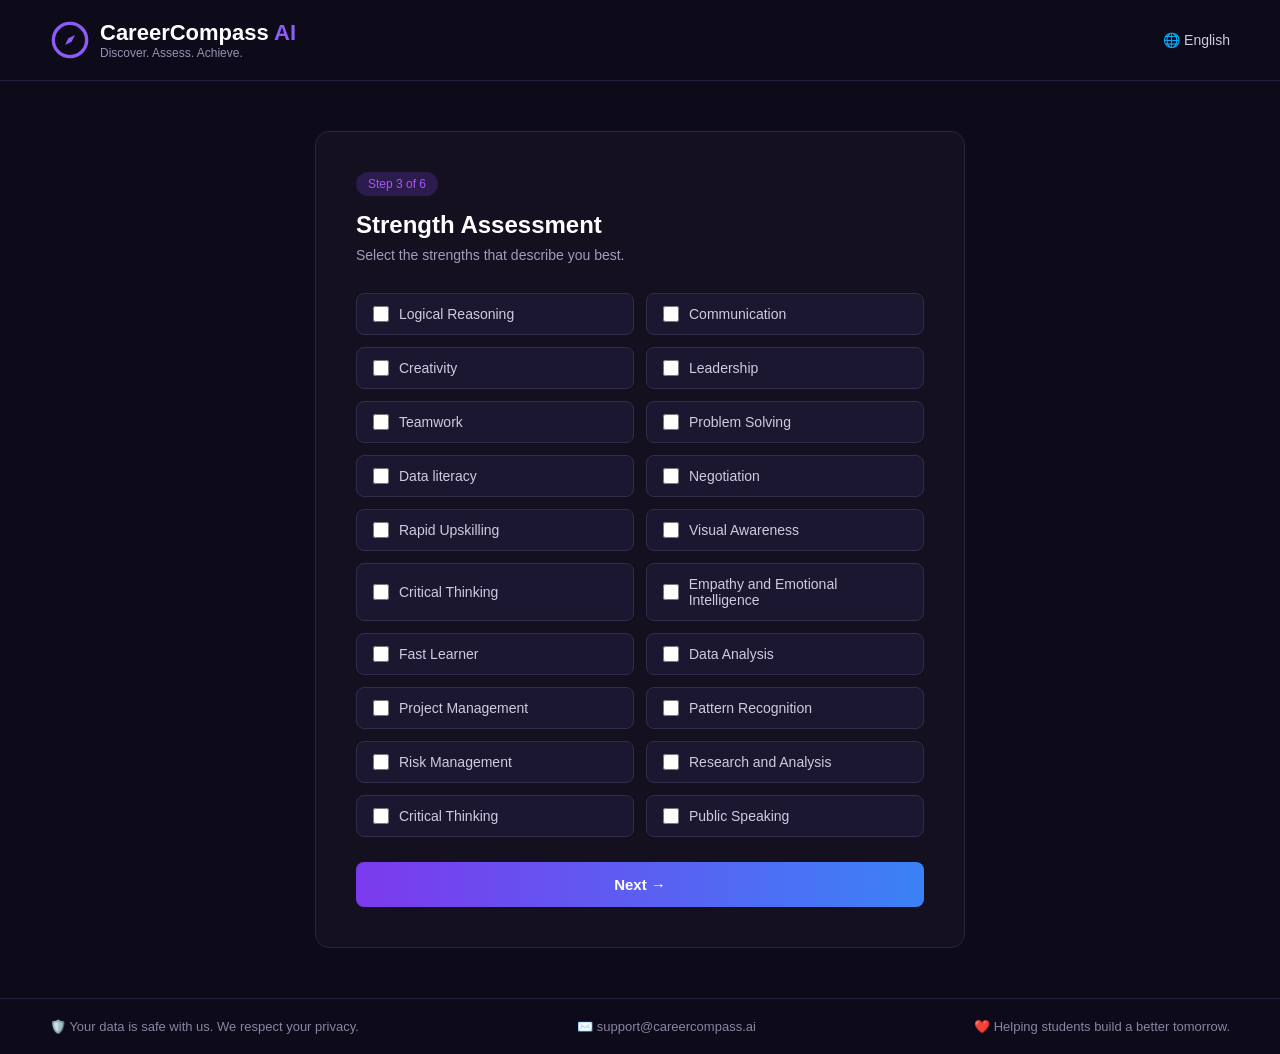
<file: templates/strengths.html>
<!DOCTYPE html>
<html lang="en">
<head>
<meta charset="UTF-8">
<meta name="viewport" content="width=device-width, initial-scale=1.0">
<title>CareerCompass AI - Strength Assessment</title>
<style>
    * {
  margin: 0;
  padding: 0;
  box-sizing: border-box;
}

html {
  min-height: 100%;
  background-color: #0d0b1a;
}

body {
  font-family: Arial, Helvetica, sans-serif;
  background-color: #0d0b1a;
  color: #ffffff;
  min-height: 100vh;
}

a {
  text-decoration: none;
  color: inherit;
}

/* NAVBAR */
.navbar {
  display: flex;
  justify-content: space-between;
  align-items: center;
  padding: 20px 50px;
  border-bottom: 1px solid #22203a;
}

.logo-area {
  display: flex;
  align-items: center;
  gap: 10px;
}

.logo-icon {
  width: 40px;
  height: 40px;
}

.logo-text h1 {
  font-size: 22px;
  color: #ffffff;
}

.logo-text h1 span {
  color: #8b5cf6;
}

.logo-text p {
  font-size: 12px;
  color: #9691b0;
}

.lang-select {
  display: flex;
  align-items: center;
  gap: 6px;
  font-size: 14px;
  color: #cfcbe0;
  cursor: pointer;
}

/* PAGE WRAPPER */
.page-wrapper {
  display: flex;
  justify-content: center;
  padding: 50px 20px;
}

/* FORM CARD */
.form-card {
  background-color: #14101f;
  border: 1px solid #2a2540;
  border-radius: 14px;
  padding: 40px;
  width: 100%;
  max-width: 650px;
}

.step-tag {
  display: inline-block;
  background-color: #2c1c4d;
  color: #a855f7;
  font-size: 12px;
  padding: 5px 12px;
  border-radius: 20px;
  margin-bottom: 15px;
}

.form-card h2 {
  font-size: 24px;
  margin-bottom: 8px;
}

.subtitle {
  color: #a29dbd;
  font-size: 14px;
  margin-bottom: 30px;
}

/* CHECKBOX GRID */
.checkbox-grid {
  display: flex;
  flex-wrap: wrap;
  gap: 12px;
  margin-bottom: 25px;
}

.checkbox-item {
  display: flex;
  align-items: center;
  gap: 10px;
  background-color: #1b1730;
  border: 1px solid #322c4d;
  border-radius: 8px;
  padding: 12px 16px;
  font-size: 14px;
  color: #cfcbe0;
  cursor: pointer;
  flex: 1 1 260px;
}

.checkbox-item:hover {
  border-color: #8b5cf6;
}

.checkbox-item input {
  width: 16px;
  height: 16px;
  accent-color: #8b5cf6;
  cursor: pointer;
}

/* BUTTON */
.next-btn {
  width: 100%;
  padding: 14px;
  border: none;
  border-radius: 8px;
  background-color: #7c3aed;
  background-image: linear-gradient(to right, #7c3aed, #3b82f6);
  color: #ffffff;
  font-size: 15px;
  font-weight: bold;
  cursor: pointer;
}

.next-btn:hover {
  opacity: 0.9;
}

/* FOOTER */
.footer {
  border-top: 1px solid #22203a;
  padding: 20px 50px;
  display: flex;
  flex-wrap: wrap;
  gap: 15px;
  justify-content: space-between;
  color: #8a84a0;
  font-size: 13px;
}

.footer div {
  display: flex;
  align-items: center;
  gap: 6px;
}

@media (max-width: 700px) {
  .navbar, .footer {
    padding-left: 20px;
    padding-right: 20px;
  }

  .form-card {
    padding: 25px;
  }
}
</style>
</head>
<body>

  <!-- NAVBAR -->
  <div class="navbar">
    <div class="logo-area">
      <svg class="logo-icon" width="40" height="40" viewBox="0 0 24 24" fill="none" xmlns="http://www.w3.org/2000/svg">
        <circle cx="12" cy="12" r="10" stroke="#8b5cf6" stroke-width="2"/>
        <path d="M15 9L13 13L9 15L11 11L15 9Z" fill="#8b5cf6"/>
      </svg>
      <div class="logo-text">
        <h1>CareerCompass <span>AI</span></h1>
        <p>Discover. Assess. Achieve.</p>
      </div>
    </div>
    <div class="lang-select">
      🌐 English 
    </div>
  </div>

  <!-- MAIN -->
  <div class="page-wrapper">

    <div class="form-card">

      <div class="step-tag">Step 3 of 6</div>
      <h2>Strength Assessment</h2>
      <p class="subtitle">Select the strengths that describe you best.</p>

      <form action="/strengths" method="POST">

        <div class="checkbox-grid">
          <label class="checkbox-item">
            <input type="checkbox" name="strengths" value="Logical Reasoning">
            Logical Reasoning
          </label>

          <label class="checkbox-item">
            <input type="checkbox" name="strengths" value="Communication">
            Communication
          </label>

          <label class="checkbox-item">
            <input type="checkbox" name="strengths" value="Creativity">
            Creativity
          </label>

          <label class="checkbox-item">
            <input type="checkbox" name="strengths" value="Leadership">
            Leadership
          </label>

          <label class="checkbox-item">
            <input type="checkbox" name="strengths" value="Teamwork">
            Teamwork
          </label>

          <label class="checkbox-item">
            <input type="checkbox" name="strengths" value="Problem Solving">
            Problem Solving
          </label>

          <label class="checkbox-item">
            <input type="checkbox" name="strengths" value="Problem Solving">
            Data literacy
          </label>

          <label class="checkbox-item">
            <input type="checkbox" name="strengths" value="Problem Solving">
            Negotiation
          </label>

          <label class="checkbox-item">
            <input type="checkbox" name="strengths" value="Problem Solving">
            Rapid Upskilling
          </label>

          <label class="checkbox-item">
            <input type="checkbox" name="strengths" value="Problem Solving">
            Visual Awareness
          </label>

          <label class="checkbox-item">
            <input type="checkbox" name="strengths" value="Critical Thinking">
            Critical Thinking
          </label>

          <label class="checkbox-item">
            <input type="checkbox" name="strengths" value="Empathy">
            Empathy and Emotional Intelligence
          </label>

          <label class="checkbox-item">
            <input type="checkbox" name="strengths" value="Fast Learner">
            Fast Learner
          </label>

          <label class="checkbox-item">
            <input type="checkbox" name="strengths" value="Data Analysis">
            Data Analysis
          </label>

          <label class="checkbox-item">
            <input type="checkbox" name="strengths" value="Project Management">
            Project Management
          </label>

          <label class="checkbox-item">
            <input type="checkbox" name="strengths" value="Pattern Recognition">
            Pattern Recognition
          </label>

          <label class="checkbox-item">
            <input type="checkbox" name="strengths" value="Risk Management">
            Risk Management
          </label>

          <label class="checkbox-item">
            <input type="checkbox" name="strengths" value="Research and Analysis">
            Research and Analysis
          </label>

          <label class="checkbox-item">
            <input type="checkbox" name="strengths" value="Critical Thinking">
            Critical Thinking
          </label>

          <label class="checkbox-item">
            <input type="checkbox" name="strengths" value="Public Speaking">
            Public Speaking
          </label>
        </div>

        <button type="submit" class="next-btn">Next →</button>

      </form>

    </div>

  </div>

  <!-- FOOTER -->
  <div class="footer">
    <div>🛡️ Your data is safe with us. We respect your privacy.</div>
    <div>✉️ support@careercompass.ai</div>
    <div>❤️ Helping students build a better tomorrow.</div>
  </div>

</body>
</html>
</file>
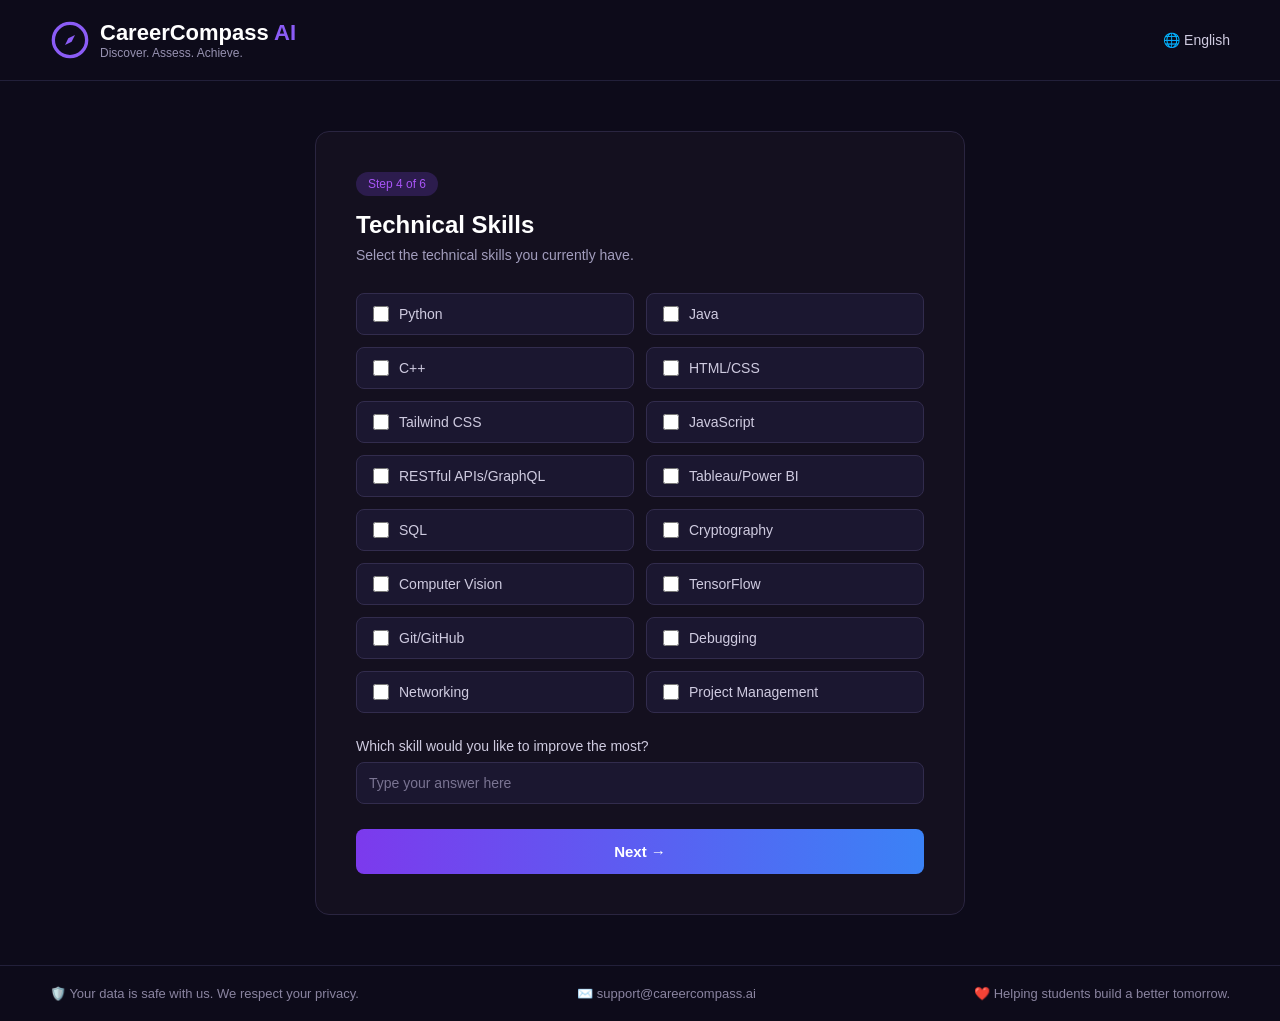
<file: templates/tech_skills.html>
<!DOCTYPE html>
<html lang="en">
<head>
<meta charset="UTF-8">
<meta name="viewport" content="width=device-width, initial-scale=1.0">
<title>CareerCompass AI - Technical Skills</title>
<style>
    * {
  margin: 0;
  padding: 0;
  box-sizing: border-box;
}

html {
  min-height: 100%;
  background-color: #0d0b1a;
}

body {
  font-family: Arial, Helvetica, sans-serif;
  background-color: #0d0b1a;
  color: #ffffff;
  min-height: 100vh;
}

a {
  text-decoration: none;
  color: inherit;
}

/* NAVBAR */
.navbar {
  display: flex;
  justify-content: space-between;
  align-items: center;
  padding: 20px 50px;
  border-bottom: 1px solid #22203a;
}

.logo-area {
  display: flex;
  align-items: center;
  gap: 10px;
}

.logo-icon {
  width: 40px;
  height: 40px;
}

.logo-text h1 {
  font-size: 22px;
  color: #ffffff;
}

.logo-text h1 span {
  color: #8b5cf6;
}

.logo-text p {
  font-size: 12px;
  color: #9691b0;
}

.lang-select {
  display: flex;
  align-items: center;
  gap: 6px;
  font-size: 14px;
  color: #cfcbe0;
  cursor: pointer;
}

/* PAGE WRAPPER */
.page-wrapper {
  display: flex;
  justify-content: center;
  padding: 50px 20px;
}

/* FORM CARD */
.form-card {
  background-color: #14101f;
  border: 1px solid #2a2540;
  border-radius: 14px;
  padding: 40px;
  width: 100%;
  max-width: 650px;
}

.step-tag {
  display: inline-block;
  background-color: #2c1c4d;
  color: #a855f7;
  font-size: 12px;
  padding: 5px 12px;
  border-radius: 20px;
  margin-bottom: 15px;
}

.form-card h2 {
  font-size: 24px;
  margin-bottom: 8px;
}

.subtitle {
  color: #a29dbd;
  font-size: 14px;
  margin-bottom: 30px;
}

/* CHECKBOX GRID */
.checkbox-grid {
  display: flex;
  flex-wrap: wrap;
  gap: 12px;
  margin-bottom: 25px;
}

.checkbox-item {
  display: flex;
  align-items: center;
  gap: 10px;
  background-color: #1b1730;
  border: 1px solid #322c4d;
  border-radius: 8px;
  padding: 12px 16px;
  font-size: 14px;
  color: #cfcbe0;
  cursor: pointer;
  flex: 1 1 260px;
}

.checkbox-item:hover {
  border-color: #8b5cf6;
}

.checkbox-item input {
  width: 16px;
  height: 16px;
  accent-color: #8b5cf6;
  cursor: pointer;
}

/* OPEN QUESTION */
.form-group {
  margin-bottom: 25px;
}

.form-group label {
  display: block;
  font-size: 14px;
  color: #cfcbe0;
  margin-bottom: 8px;
}

.form-group input {
  width: 100%;
  padding: 12px;
  border-radius: 8px;
  border: 1px solid #322c4d;
  background-color: #1b1730;
  color: #ffffff;
  font-size: 14px;
}

.form-group input::placeholder {
  color: #7a7492;
}

.form-group input:focus {
  outline: none;
  border-color: #8b5cf6;
}

/* BUTTON */
.next-btn {
  width: 100%;
  padding: 14px;
  border: none;
  border-radius: 8px;
  background-color: #7c3aed;
  background-image: linear-gradient(to right, #7c3aed, #3b82f6);
  color: #ffffff;
  font-size: 15px;
  font-weight: bold;
  cursor: pointer;
}

.next-btn:hover {
  opacity: 0.9;
}

/* FOOTER */
.footer {
  border-top: 1px solid #22203a;
  padding: 20px 50px;
  display: flex;
  flex-wrap: wrap;
  gap: 15px;
  justify-content: space-between;
  color: #8a84a0;
  font-size: 13px;
}

.footer div {
  display: flex;
  align-items: center;
  gap: 6px;
}

@media (max-width: 700px) {
  .navbar, .footer {
    padding-left: 20px;
    padding-right: 20px;
  }

  .form-card {
    padding: 25px;
  }
}
</style>
</head>
<body>

  <!-- NAVBAR -->
  <div class="navbar">
    <div class="logo-area">
      <svg class="logo-icon" width="40" height="40" viewBox="0 0 24 24" fill="none" xmlns="http://www.w3.org/2000/svg">
        <circle cx="12" cy="12" r="10" stroke="#8b5cf6" stroke-width="2"/>
        <path d="M15 9L13 13L9 15L11 11L15 9Z" fill="#8b5cf6"/>
      </svg>
      <div class="logo-text">
        <h1>CareerCompass <span>AI</span></h1>
        <p>Discover. Assess. Achieve.</p>
      </div>
    </div>
    <div class="lang-select">
      🌐 English
    </div>
  </div>

  <!-- MAIN-->
  <div class="page-wrapper">

    <div class="form-card">

      <div class="step-tag">Step 4 of 6</div>
      <h2>Technical Skills</h2>
      <p class="subtitle">Select the technical skills you currently have.</p>

      <form action="/tech_skills" method="POST">

        <div class="checkbox-grid">
          <label class="checkbox-item">
            <input type="checkbox" name="tech_skills" value="Python">
            Python
          </label>

          <label class="checkbox-item">
            <input type="checkbox" name="tech_skills" value="Java">
            Java
          </label>

          <label class="checkbox-item">
            <input type="checkbox" name="tech_skills" value="C++">
            C++
          </label>

          <label class="checkbox-item">
            <input type="checkbox" name="tech_skills" value="HTML/CSS">
            HTML/CSS
          </label>

          <label class="checkbox-item">
            <input type="checkbox" name="tech_skills" value="Tailwind CSS">
            Tailwind CSS
          </label>

          <label class="checkbox-item">
            <input type="checkbox" name="tech_skills" value="JavaScript">
            JavaScript
          </label>

          <label class="checkbox-item">
            <input type="checkbox" name="tech_skills" value="RESTful APIs/GraphQL">
            RESTful APIs/GraphQL
          </label>

          <label class="checkbox-item">
            <input type="checkbox" name="tech_skills" value="Tableau/Power BI">
            Tableau/Power BI
          </label>

          <label class="checkbox-item">
            <input type="checkbox" name="tech_skills" value="SQL">
            SQL
          </label>

          <label class="checkbox-item">
            <input type="checkbox" name="tech_skills" value="Cryptography">
            Cryptography
          </label>

          <label class="checkbox-item">
            <input type="checkbox" name="tech_skills" value="Computer Vision">
            Computer Vision
          </label>

          <label class="checkbox-item">
            <input type="checkbox" name="tech_skills" value="TensorFlow">
            TensorFlow
          </label>

          <label class="checkbox-item">
            <input type="checkbox" name="tech_skills" value="Git/GitHub">
            Git/GitHub
          </label>

          <label class="checkbox-item">
            <input type="checkbox" name="tech_skills" value="Debugging">
            Debugging
          </label>

          <label class="checkbox-item">
            <input type="checkbox" name="tech_skills" value="Networking">
            Networking
          </label>

          <label class="checkbox-item">
            <input type="checkbox" name="tech_skills" value="Project Management">
            Project Management
          </label>
        </div>

        <div class="form-group">
          <label for="improveSkill">Which skill would you like to improve the most?</label>
          <input type="text" id="improveSkill" placeholder="Type your answer here">
        </div>

        <button type="submit" class="next-btn">Next →</button>

      </form>

    </div>

  </div>

  <!-- FOOTER -->
  <div class="footer">
    <div>🛡️ Your data is safe with us. We respect your privacy.</div>
    <div>✉️ support@careercompass.ai</div>
    <div>❤️ Helping students build a better tomorrow.</div>
  </div>

</body>
</html>
</file>
